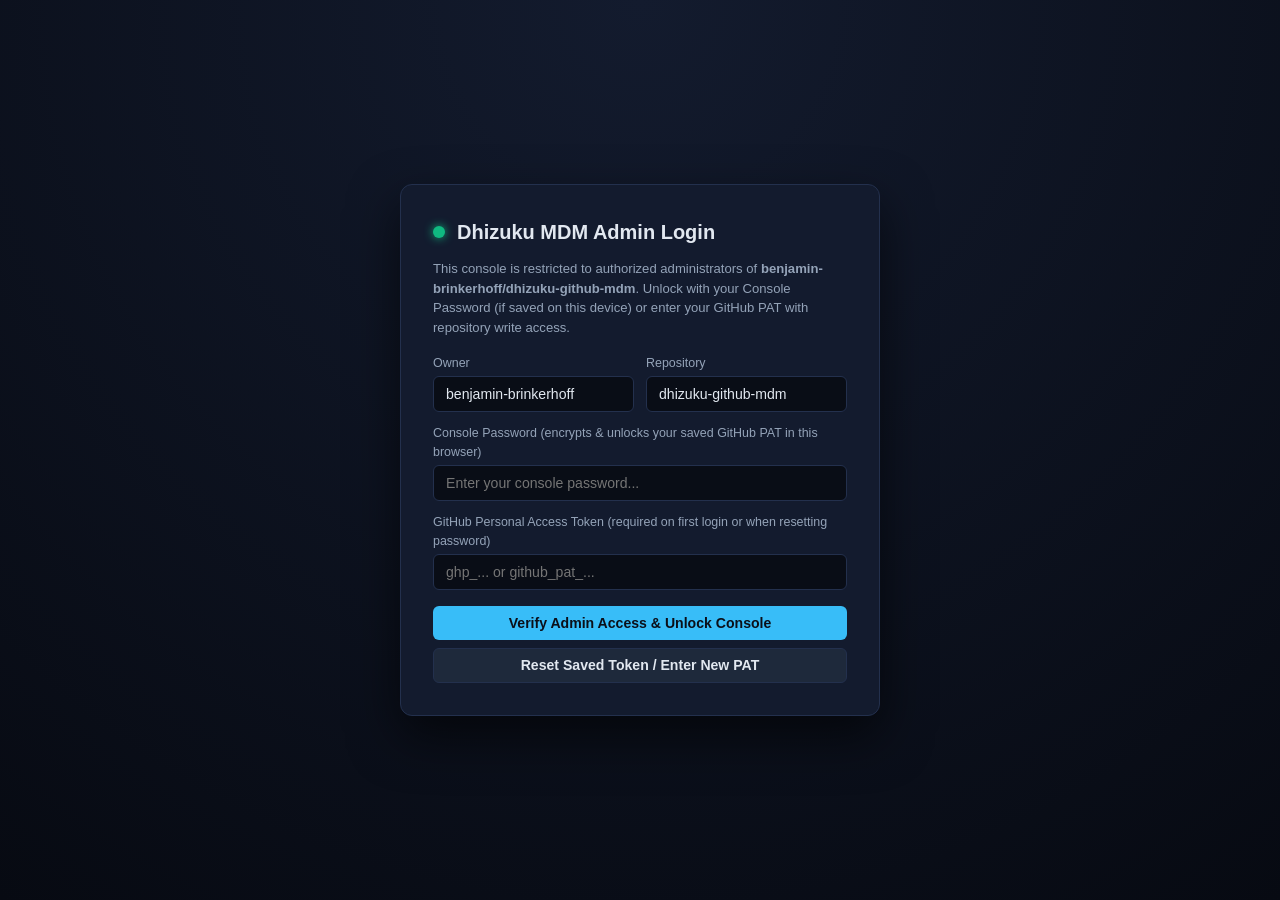
<file: index.html>
<!DOCTYPE html>
<html lang="en">
<head>
  <meta charset="UTF-8" />
  <meta name="viewport" content="width=device-width, initial-scale=1.0" />
  <title>Dhizuku GitOps MDM Console</title>
  <link rel="stylesheet" href="styles.css" />
</head>
<body>
  <!-- Password & GitHub Admin Verification Lock Screen -->
  <div id="lockScreenOverlay" class="lock-overlay">
    <div class="lock-card">
      <div class="lock-header">
        <span class="badge-dot"></span>
        <h1>Dhizuku MDM Admin Login</h1>
      </div>
      <p class="hint">
        This console is restricted to authorized administrators of <strong>benjamin-brinkerhoff/dhizuku-github-mdm</strong>.
        Unlock with your Console Password (if saved on this device) or enter your GitHub PAT with repository write access.
      </p>

      <div class="lock-form">
        <div class="grid-2-compact">
          <label>
            <span>Owner</span>
            <input type="text" id="lockOwner" value="benjamin-brinkerhoff" />
          </label>
          <label>
            <span>Repository</span>
            <input type="text" id="lockRepo" value="dhizuku-github-mdm" />
          </label>
        </div>

        <label class="block-label">
          <span>Console Password (encrypts &amp; unlocks your saved GitHub PAT in this browser)</span>
          <input type="password" id="lockPassword" placeholder="Enter your console password..." />
        </label>

        <label class="block-label" id="patSetupRow">
          <span>GitHub Personal Access Token (required on first login or when resetting password)</span>
          <input type="password" id="lockPat" placeholder="ghp_... or github_pat_..." />
        </label>

        <div id="lockError" class="lock-error hidden"></div>

        <button id="btnUnlockConsole" class="btn btn-primary full-width" style="margin-top: 1rem;">
          Verify Admin Access &amp; Unlock Console
        </button>
        <button id="btnClearSavedVault" class="btn btn-secondary full-width" style="margin-top: 0.5rem;">
          Reset Saved Token / Enter New PAT
        </button>
      </div>
    </div>
  </div>

  <!-- Main Console (Hidden Until Unlocked) -->
  <div id="consoleWrapper" class="hidden">
    <header class="topbar">
      <div class="brand">
        <span class="badge-dot" id="statusDot"></span>
        <div>
          <h1>Dhizuku GitOps MDM Console</h1>
          <p class="subtitle">Serverless Over-The-Air Android Device Owner Control Plane (Authenticated Admin Session)</p>
        </div>
      </div>
      <div class="actions">
        <button id="btnLoadPolicy" class="btn btn-secondary">Load Live Policy &amp; Apps</button>
        <button id="btnCommitPolicy" class="btn btn-primary">Commit &amp; Push Policy</button>
        <button id="btnLockConsole" class="btn btn-danger">Lock Console</button>
      </div>
    </header>

    <main class="container">
      <!-- 1. Connection Header -->
      <section class="card connection-card">
        <h2>1. GitHub Repository &amp; Auth Connection</h2>
        <p class="hint">Verified write access to <code>policy.json</code>, <code>device_state.json</code>, and <code>apks/*.apk</code> via the GitHub REST API.</p>
        <div class="grid-4">
          <label>
            <span>Owner</span>
            <input type="text" id="ghOwner" value="benjamin-brinkerhoff" />
          </label>
          <label>
            <span>Repository</span>
            <input type="text" id="ghRepo" value="dhizuku-github-mdm" />
          </label>
          <label>
            <span>Branch</span>
            <input type="text" id="ghBranch" value="main" />
          </label>
          <label>
            <span>Active GitHub PAT (Unlocked in Memory)</span>
            <input type="password" id="ghToken" placeholder="ghp_... or github_pat_..." />
          </label>
        </div>
        <div class="status-banner" id="statusBanner">Authenticated. Loading policy manifest and installed app inventory...</div>
      </section>

      <!-- 2. Device Telemetry & Installed App Explorer -->
      <section class="card">
        <div class="card-header-row">
          <div>
            <h2>2. Live Device Telemetry &amp; Installed App Explorer (device_state.json)</h2>
            <p class="hint">Reported automatically by the Android phone every 15 minutes during background sync. Click <strong>Hide</strong>, <strong>Unhide</strong>, <strong>Uninstall</strong>, or <strong>+ Kiosk</strong> on any app to populate your policy draft.</p>
          </div>
          <div class="telemetry-badges" id="telemetryBadges">
            <span class="badge-pill" id="badgeDevice">Device: Waiting for phone check-in...</span>
            <span class="badge-pill" id="badgeBattery">Battery: --%</span>
            <span class="badge-pill" id="badgeSync">Last Sync: --</span>
          </div>
        </div>

        <div class="app-filter-bar">
          <input type="text" id="appSearchInput" placeholder="Filter installed apps by label or package name (e.g. Chrome, Settings, lds)..." />
          <label class="filter-check"><input type="checkbox" id="checkShowSystemApps" /> Show System Apps</label>
          <label class="filter-check"><input type="checkbox" id="checkOnlyHiddenApps" /> Only Hidden Apps</label>
        </div>

        <div class="app-table-wrapper">
          <table class="app-table" id="installedAppsTable">
            <thead>
              <tr>
                <th>App Name &amp; Package</th>
                <th>Version</th>
                <th>Type &amp; Status</th>
                <th style="text-align: right;">1-Click Remote Actions</th>
              </tr>
            </thead>
            <tbody id="installedAppsBody">
              <tr>
                <td colspan="4" class="empty-state">No installed apps loaded yet. Click "Load Live Policy &amp; Apps" or ensure the phone has run a sync.</td>
              </tr>
            </tbody>
          </table>
        </div>
      </section>

      <!-- 3. Policy Controls -->
      <div class="grid-2">
        <section class="card">
          <h2>3. System User Restrictions (UserManager)</h2>
          <p class="hint">Enforced via <code>DevicePolicyManager.addUserRestriction()</code> / <code>clearUserRestriction()</code> through Dhizuku's Device Owner binder proxy.</p>
          <div class="toggle-list" id="restrictionsList">
            <label class="toggle-row">
              <div>
                <strong>Disallow Camera</strong>
                <small><code>no_camera</code> (DISALLOW_CAMERA + setCameraDisabled)</small>
              </div>
              <input type="checkbox" data-restriction="no_camera" />
            </label>
            <label class="toggle-row">
              <div>
                <strong>Disallow USB File Transfer</strong>
                <small><code>no_usb_file_transfer</code> (DISALLOW_USB_FILE_TRANSFER)</small>
              </div>
              <input type="checkbox" data-restriction="no_usb_file_transfer" />
            </label>
            <label class="toggle-row">
              <div>
                <strong>Disallow Physical Media / OTG</strong>
                <small><code>no_mount_physical_media</code> (DISALLOW_MOUNT_PHYSICAL_MEDIA)</small>
              </div>
              <input type="checkbox" data-restriction="no_mount_physical_media" />
            </label>
            <label class="toggle-row">
              <div>
                <strong>Disallow Safe Mode Boot</strong>
                <small><code>no_safe_boot</code> (DISALLOW_SAFE_BOOT)</small>
              </div>
              <input type="checkbox" data-restriction="no_safe_boot" checked />
            </label>
            <label class="toggle-row">
              <div>
                <strong>Disallow Factory Reset</strong>
                <small><code>no_factory_reset</code> (DISALLOW_FACTORY_RESET)</small>
              </div>
              <input type="checkbox" data-restriction="no_factory_reset" checked />
            </label>
            <label class="toggle-row">
              <div>
                <strong>Disallow ADB / Debugging Features</strong>
                <small><code>no_debugging_features</code> (DISALLOW_DEBUGGING_FEATURES)</small>
              </div>
              <input type="checkbox" data-restriction="no_debugging_features" />
            </label>
            <label class="toggle-row">
              <div>
                <strong>Disallow Unknown App Sources</strong>
                <small><code>no_install_unknown_sources</code> (DISALLOW_INSTALL_UNKNOWN_SOURCES)</small>
              </div>
              <input type="checkbox" data-restriction="no_install_unknown_sources" />
            </label>
            <label class="toggle-row">
              <div>
                <strong>Disallow Adding Users / Guest Profiles</strong>
                <small><code>no_add_user</code> (DISALLOW_ADD_USER)</small>
              </div>
              <input type="checkbox" data-restriction="no_add_user" checked />
            </label>
          </div>
        </section>

        <section class="card">
          <h2>4. Active Policy Staging (Hide, Unhide &amp; Uninstall)</h2>
          <p class="hint">Manual package entry or populated from the <strong>Installed App Explorer</strong> above.</p>
          <div class="input-row">
            <input type="text" id="pkgInput" placeholder="e.g. com.android.chrome or com.example.app" />
            <button id="btnAddHiddenPkg" class="btn btn-secondary">Hide / Freeze</button>
            <button id="btnAddUninstallPkg" class="btn btn-danger">Uninstall App</button>
          </div>
          <div class="preset-chips">
            <span class="chip-label">Quick Presets:</span>
            <button class="chip" data-pkg="com.android.chrome">Chrome</button>
            <button class="chip" data-pkg="com.google.android.youtube">YouTube</button>
            <button class="chip" data-pkg="com.android.vending">Play Store</button>
            <button class="chip" data-pkg="com.sec.android.app.sbrowser">Samsung Internet</button>
          </div>
          <h3>Currently Hidden (`hide_apps`)</h3>
          <ul id="hiddenAppsList" class="tag-list"></ul>
          <h3>Explicitly Unhidden (`unhide_apps`)</h3>
          <ul id="unhiddenAppsList" class="tag-list"></ul>
          <h3>Queued for Silent Remote Uninstall (`uninstall_apps`)</h3>
          <ul id="uninstallAppsList" class="tag-list"></ul>
        </section>
      </div>

      <!-- 4. APK Upload & Commands -->
      <div class="grid-2">
        <section class="card">
          <h2>5. Over-The-Air APK Push &amp; Kiosk Mode</h2>
          <h3>Push Local <code>.apk</code> File from Computer</h3>
          <p class="hint">Select a local <code>.apk</code> file to upload it directly to <code>apks/</code> in your GitHub repo and queue it in <code>install_apks</code>—or paste any direct APK URL below.</p>
          <div class="grid-3">
            <input type="text" id="apkPkg" placeholder="Package (com.example.app)" />
            <input type="text" id="apkUrl" placeholder="https://.../app.apk (or auto-filled on upload)" />
            <input type="number" id="apkVer" placeholder="Ver Code (1)" value="1" />
          </div>
          <div class="input-row" style="margin-top: 0.5rem;">
            <input type="file" id="apkFileInput" accept=".apk" style="flex: 1;" />
            <button id="btnUploadApkFile" class="btn btn-primary">Upload .apk to GitHub &amp; Queue</button>
          </div>
          <button id="btnAddApk" class="btn btn-secondary full-width" style="margin-top: 0.35rem;">Queue APK from URL Only</button>
          <h3>Silent APK Install Queue (`install_apks`)</h3>
          <ul id="apkQueueList" class="tag-list"></ul>

          <hr class="sep" />
          <h3>Kiosk / Lock Task Mode</h3>
          <label class="toggle-row">
            <div>
              <strong>Enable Lock Task Allowlist Enforcement</strong>
              <small>Applies <code>setLockTaskPackages()</code> &amp; <code>setLockTaskFeatures()</code></small>
            </div>
            <input type="checkbox" id="kioskEnabled" />
          </label>
          <label class="block-label">
            <span>Lock Task Allowlisted Packages (comma-separated)</span>
            <input type="text" id="kioskPackages" value="com.mdm.dhizuku, org.lds.ldssa" />
          </label>
          <div class="feature-checks">
            <label><input type="checkbox" class="kiosk-feat" value="system_info" checked /> System Info</label>
            <label><input type="checkbox" class="kiosk-feat" value="notifications" checked /> Notifications</label>
            <label><input type="checkbox" class="kiosk-feat" value="home" checked /> Home</label>
            <label><input type="checkbox" class="kiosk-feat" value="global_actions" checked /> Global Actions</label>
          </div>
        </section>

        <section class="card">
          <h2>6. One-Shot Remote Commands &amp; Live JSON</h2>
          <p class="hint">One-shot commands generate a unique <code>command_id</code> so the Android device executes them only once upon polling.</p>
          <div class="cmd-buttons">
            <button id="btnLockNow" class="btn btn-warn">Queue Remote Lock (lockNow)</button>
            <button id="btnReboot" class="btn btn-danger">Queue Remote Reboot (reboot)</button>
            <button id="btnClearCmds" class="btn btn-secondary">Clear Pending Commands</button>
          </div>
          <label class="block-label">
            <span>Live <code>policy.json</code> Payload</span>
            <textarea id="jsonPreview" rows="16" spellcheck="false"></textarea>
          </label>
        </section>
      </div>
    </main>
  </div>
  <script src="app.js"></script>
</body>
</html>
</file>
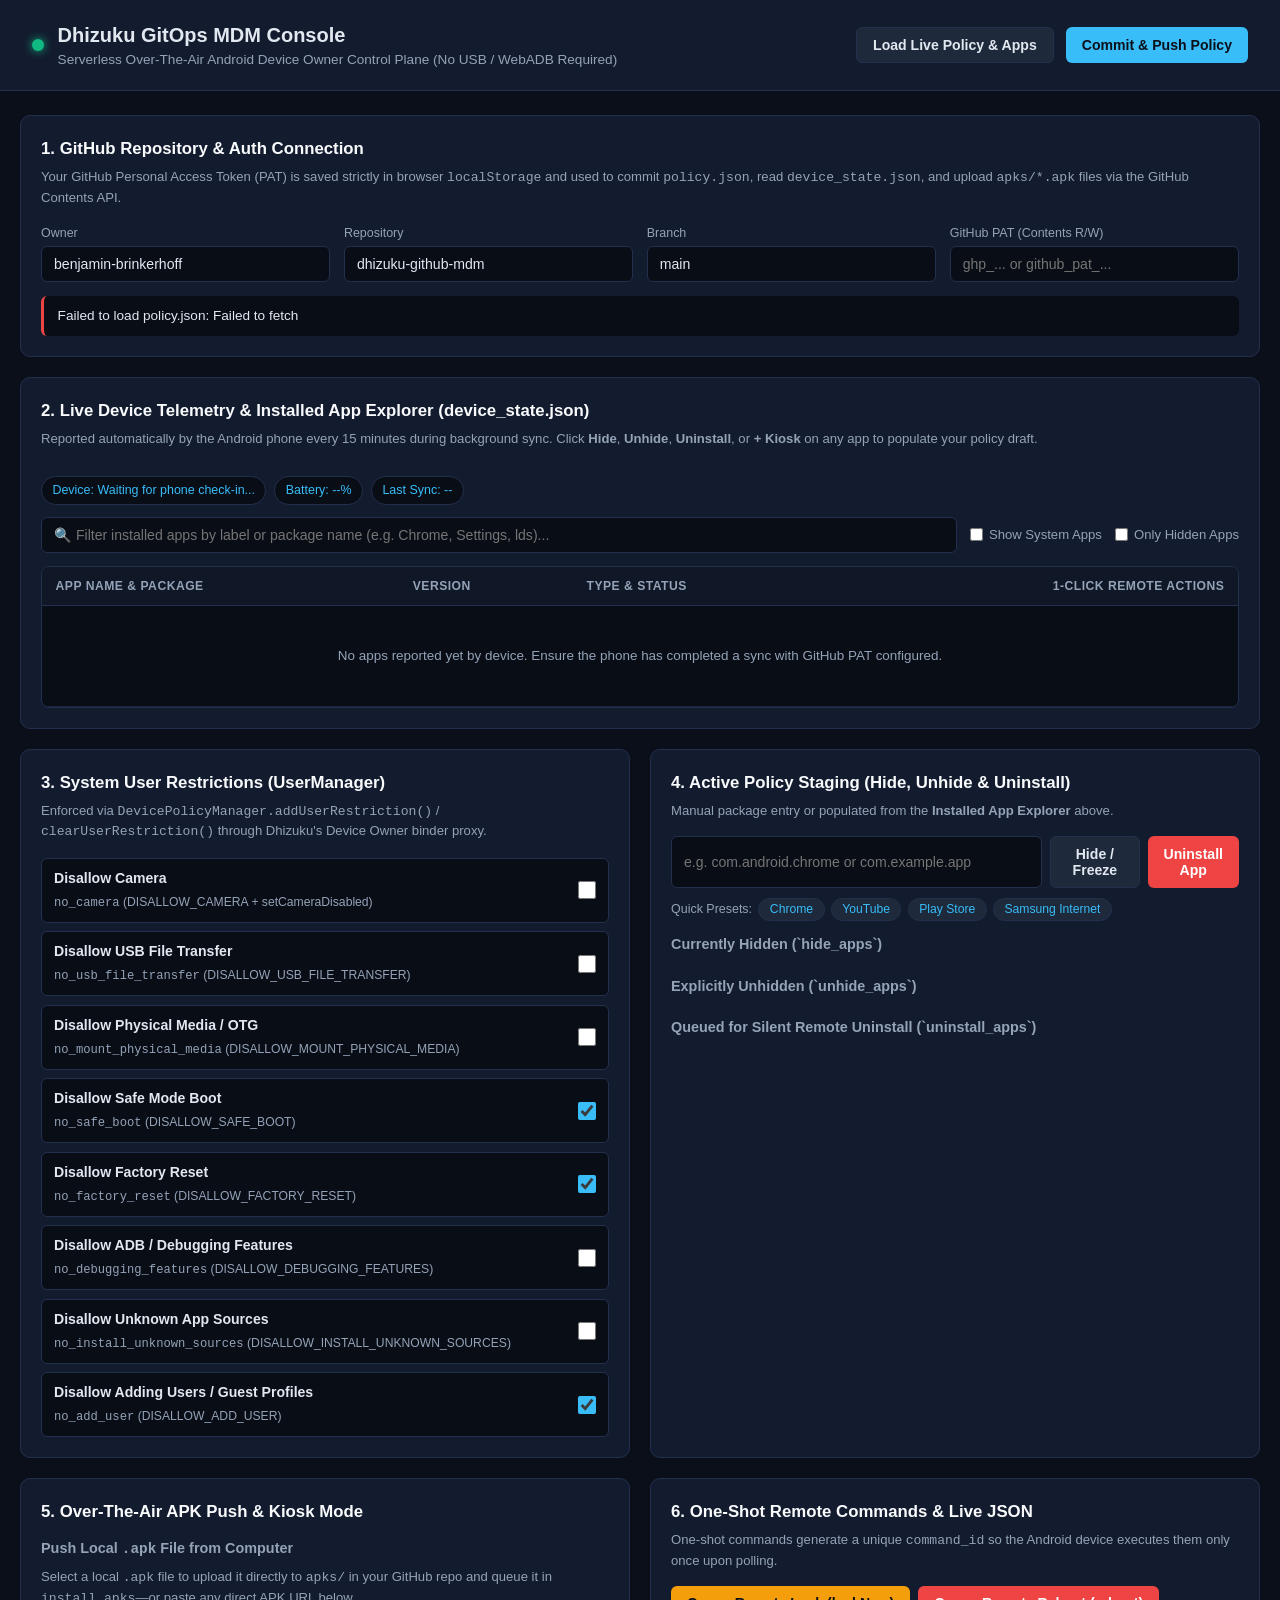
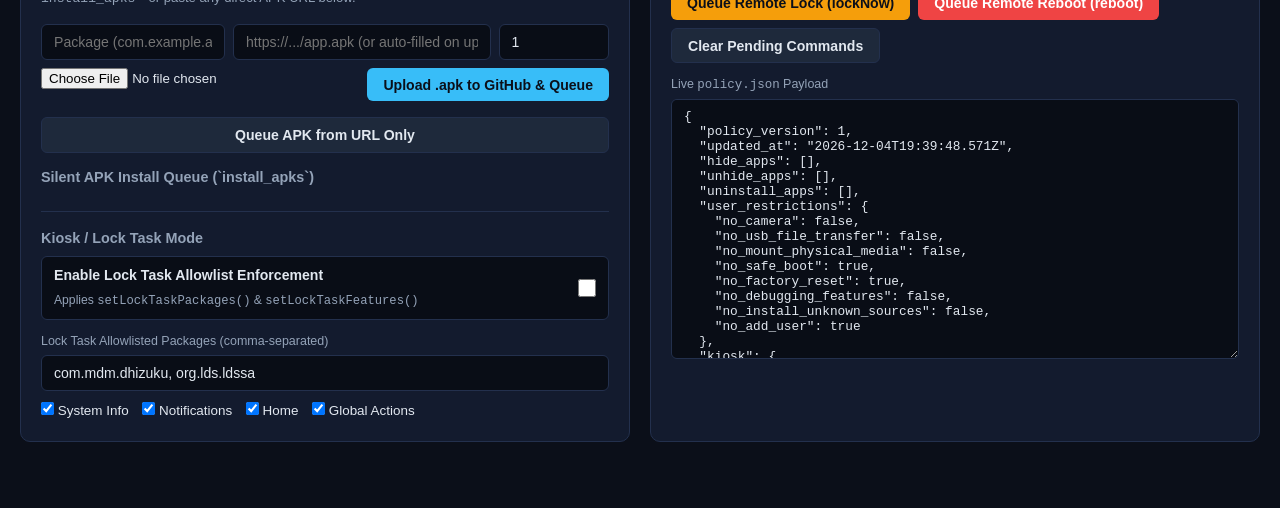
<file: docs/index.html>
<!DOCTYPE html>
<html lang="en">
<head>
  <meta charset="UTF-8" />
  <meta name="viewport" content="width=device-width, initial-scale=1.0" />
  <title>Dhizuku GitOps MDM Console</title>
  <link rel="stylesheet" href="styles.css" />
</head>
<body>
  <header class="topbar">
    <div class="brand">
      <span class="badge-dot" id="statusDot"></span>
      <div>
        <h1>Dhizuku GitOps MDM Console</h1>
        <p class="subtitle">Serverless Over-The-Air Android Device Owner Control Plane (No USB / WebADB Required)</p>
      </div>
    </div>
    <div class="actions">
      <button id="btnLoadPolicy" class="btn btn-secondary">Load Live Policy &amp; Apps</button>
      <button id="btnCommitPolicy" class="btn btn-primary">Commit &amp; Push Policy</button>
    </div>
  </header>

  <main class="container">
    <!-- 1. Connection Header -->
    <section class="card connection-card">
      <h2>1. GitHub Repository &amp; Auth Connection</h2>
      <p class="hint">Your GitHub Personal Access Token (PAT) is saved strictly in browser <code>localStorage</code> and used to commit <code>policy.json</code>, read <code>device_state.json</code>, and upload <code>apks/*.apk</code> files via the GitHub Contents API.</p>
      <div class="grid-4">
        <label>
          <span>Owner</span>
          <input type="text" id="ghOwner" value="benjamin-brinkerhoff" />
        </label>
        <label>
          <span>Repository</span>
          <input type="text" id="ghRepo" value="dhizuku-github-mdm" />
        </label>
        <label>
          <span>Branch</span>
          <input type="text" id="ghBranch" value="main" />
        </label>
        <label>
          <span>GitHub PAT (Contents R/W)</span>
          <input type="password" id="ghToken" placeholder="ghp_... or github_pat_..." />
        </label>
      </div>
      <div class="status-banner" id="statusBanner">Ready. Click "Load Live Policy &amp; Apps" to fetch policy manifest and installed app inventory from the phone.</div>
    </section>

    <!-- 2. Device Telemetry & Installed App Explorer -->
    <section class="card">
      <div class="card-header-row">
        <div>
          <h2>2. Live Device Telemetry &amp; Installed App Explorer (device_state.json)</h2>
          <p class="hint">Reported automatically by the Android phone every 15 minutes during background sync. Click <strong>Hide</strong>, <strong>Unhide</strong>, <strong>Uninstall</strong>, or <strong>+ Kiosk</strong> on any app to populate your policy draft.</p>
        </div>
        <div class="telemetry-badges" id="telemetryBadges">
          <span class="badge-pill" id="badgeDevice">Device: Waiting for phone check-in...</span>
          <span class="badge-pill" id="badgeBattery">Battery: --%</span>
          <span class="badge-pill" id="badgeSync">Last Sync: --</span>
        </div>
      </div>

      <div class="app-filter-bar">
        <input type="text" id="appSearchInput" placeholder="🔍 Filter installed apps by label or package name (e.g. Chrome, Settings, lds)..." />
        <label class="filter-check"><input type="checkbox" id="checkShowSystemApps" /> Show System Apps</label>
        <label class="filter-check"><input type="checkbox" id="checkOnlyHiddenApps" /> Only Hidden Apps</label>
      </div>

      <div class="app-table-wrapper">
        <table class="app-table" id="installedAppsTable">
          <thead>
            <tr>
              <th>App Name &amp; Package</th>
              <th>Version</th>
              <th>Type &amp; Status</th>
              <th style="text-align: right;">1-Click Remote Actions</th>
            </tr>
          </thead>
          <tbody id="installedAppsBody">
            <tr>
              <td colspan="4" class="empty-state">No installed apps loaded yet. Enter your GitHub PAT, click "Load Live Policy &amp; Apps", or ensure the phone has run a sync.</td>
            </tr>
          </tbody>
        </table>
      </div>
    </section>

    <!-- 3. Policy Controls -->
    <div class="grid-2">
      <section class="card">
        <h2>3. System User Restrictions (UserManager)</h2>
        <p class="hint">Enforced via <code>DevicePolicyManager.addUserRestriction()</code> / <code>clearUserRestriction()</code> through Dhizuku's Device Owner binder proxy.</p>
        <div class="toggle-list" id="restrictionsList">
          <label class="toggle-row">
            <div>
              <strong>Disallow Camera</strong>
              <small><code>no_camera</code> (DISALLOW_CAMERA + setCameraDisabled)</small>
            </div>
            <input type="checkbox" data-restriction="no_camera" />
          </label>
          <label class="toggle-row">
            <div>
              <strong>Disallow USB File Transfer</strong>
              <small><code>no_usb_file_transfer</code> (DISALLOW_USB_FILE_TRANSFER)</small>
            </div>
            <input type="checkbox" data-restriction="no_usb_file_transfer" />
          </label>
          <label class="toggle-row">
            <div>
              <strong>Disallow Physical Media / OTG</strong>
              <small><code>no_mount_physical_media</code> (DISALLOW_MOUNT_PHYSICAL_MEDIA)</small>
            </div>
            <input type="checkbox" data-restriction="no_mount_physical_media" />
          </label>
          <label class="toggle-row">
            <div>
              <strong>Disallow Safe Mode Boot</strong>
              <small><code>no_safe_boot</code> (DISALLOW_SAFE_BOOT)</small>
            </div>
            <input type="checkbox" data-restriction="no_safe_boot" checked />
          </label>
          <label class="toggle-row">
            <div>
              <strong>Disallow Factory Reset</strong>
              <small><code>no_factory_reset</code> (DISALLOW_FACTORY_RESET)</small>
            </div>
            <input type="checkbox" data-restriction="no_factory_reset" checked />
          </label>
          <label class="toggle-row">
            <div>
              <strong>Disallow ADB / Debugging Features</strong>
              <small><code>no_debugging_features</code> (DISALLOW_DEBUGGING_FEATURES)</small>
            </div>
            <input type="checkbox" data-restriction="no_debugging_features" />
          </label>
          <label class="toggle-row">
            <div>
              <strong>Disallow Unknown App Sources</strong>
              <small><code>no_install_unknown_sources</code> (DISALLOW_INSTALL_UNKNOWN_SOURCES)</small>
            </div>
            <input type="checkbox" data-restriction="no_install_unknown_sources" />
          </label>
          <label class="toggle-row">
            <div>
              <strong>Disallow Adding Users / Guest Profiles</strong>
              <small><code>no_add_user</code> (DISALLOW_ADD_USER)</small>
            </div>
            <input type="checkbox" data-restriction="no_add_user" checked />
          </label>
        </div>
      </section>

      <section class="card">
        <h2>4. Active Policy Staging (Hide, Unhide &amp; Uninstall)</h2>
        <p class="hint">Manual package entry or populated from the <strong>Installed App Explorer</strong> above.</p>
        <div class="input-row">
          <input type="text" id="pkgInput" placeholder="e.g. com.android.chrome or com.example.app" />
          <button id="btnAddHiddenPkg" class="btn btn-secondary">Hide / Freeze</button>
          <button id="btnAddUninstallPkg" class="btn btn-danger">Uninstall App</button>
        </div>
        <div class="preset-chips">
          <span class="chip-label">Quick Presets:</span>
          <button class="chip" data-pkg="com.android.chrome">Chrome</button>
          <button class="chip" data-pkg="com.google.android.youtube">YouTube</button>
          <button class="chip" data-pkg="com.android.vending">Play Store</button>
          <button class="chip" data-pkg="com.sec.android.app.sbrowser">Samsung Internet</button>
        </div>
        <h3>Currently Hidden (`hide_apps`)</h3>
        <ul id="hiddenAppsList" class="tag-list"></ul>
        <h3>Explicitly Unhidden (`unhide_apps`)</h3>
        <ul id="unhiddenAppsList" class="tag-list"></ul>
        <h3>Queued for Silent Remote Uninstall (`uninstall_apps`)</h3>
        <ul id="uninstallAppsList" class="tag-list"></ul>
      </section>
    </div>

    <!-- 4. APK Upload & Commands -->
    <div class="grid-2">
      <section class="card">
        <h2>5. Over-The-Air APK Push &amp; Kiosk Mode</h2>
        <h3>Push Local <code>.apk</code> File from Computer</h3>
        <p class="hint">Select a local <code>.apk</code> file to upload it directly to <code>apks/</code> in your GitHub repo and queue it in <code>install_apks</code>—or paste any direct APK URL below.</p>
        <div class="grid-3">
          <input type="text" id="apkPkg" placeholder="Package (com.example.app)" />
          <input type="text" id="apkUrl" placeholder="https://.../app.apk (or auto-filled on upload)" />
          <input type="number" id="apkVer" placeholder="Ver Code (1)" value="1" />
        </div>
        <div class="input-row" style="margin-top: 0.5rem;">
          <input type="file" id="apkFileInput" accept=".apk" style="flex: 1;" />
          <button id="btnUploadApkFile" class="btn btn-primary">Upload .apk to GitHub &amp; Queue</button>
        </div>
        <button id="btnAddApk" class="btn btn-secondary full-width" style="margin-top: 0.35rem;">Queue APK from URL Only</button>
        <h3>Silent APK Install Queue (`install_apks`)</h3>
        <ul id="apkQueueList" class="tag-list"></ul>

        <hr class="sep" />
        <h3>Kiosk / Lock Task Mode</h3>
        <label class="toggle-row">
          <div>
            <strong>Enable Lock Task Allowlist Enforcement</strong>
            <small>Applies <code>setLockTaskPackages()</code> &amp; <code>setLockTaskFeatures()</code></small>
          </div>
          <input type="checkbox" id="kioskEnabled" />
        </label>
        <label class="block-label">
          <span>Lock Task Allowlisted Packages (comma-separated)</span>
          <input type="text" id="kioskPackages" value="com.mdm.dhizuku, org.lds.ldssa" />
        </label>
        <div class="feature-checks">
          <label><input type="checkbox" class="kiosk-feat" value="system_info" checked /> System Info</label>
          <label><input type="checkbox" class="kiosk-feat" value="notifications" checked /> Notifications</label>
          <label><input type="checkbox" class="kiosk-feat" value="home" checked /> Home</label>
          <label><input type="checkbox" class="kiosk-feat" value="global_actions" checked /> Global Actions</label>
        </div>
      </section>

      <section class="card">
        <h2>6. One-Shot Remote Commands &amp; Live JSON</h2>
        <p class="hint">One-shot commands generate a unique <code>command_id</code> so the Android device executes them only once upon polling.</p>
        <div class="cmd-buttons">
          <button id="btnLockNow" class="btn btn-warn">Queue Remote Lock (lockNow)</button>
          <button id="btnReboot" class="btn btn-danger">Queue Remote Reboot (reboot)</button>
          <button id="btnClearCmds" class="btn btn-secondary">Clear Pending Commands</button>
        </div>
        <label class="block-label">
          <span>Live <code>policy.json</code> Payload</span>
          <textarea id="jsonPreview" rows="16" spellcheck="false"></textarea>
        </label>
      </section>
    </div>
  </main>
  <script src="app.js"></script>
</body>
</html>
</file>
<file: styles.css>
:root {
  --bg: #0b0f19;
  --panel: #131b2e;
  --border: #23304d;
  --text: #e2e8f0;
  --muted: #94a3b8;
  --accent: #38bdf8;
  --accent-hover: #0284c7;
  --warn: #f59e0b;
  --danger: #ef4444;
  --success: #10b981;
}
* {
  box-sizing: border-box;
  margin: 0;
  padding: 0;
}
body {
  font-family: -apple-system, BlinkMacSystemFont, "Segoe UI", Roboto, Inter, sans-serif;
  background: var(--bg);
  color: var(--text);
  line-height: 1.5;
  padding-bottom: 3rem;
}
.hidden {
  display: none !important;
}
.lock-overlay {
  position: fixed;
  inset: 0;
  background: radial-gradient(circle at top, #131b2e 0%, #070a12 100%);
  display: flex;
  align-items: center;
  justify-content: center;
  padding: 1.5rem;
  z-index: 100;
}
.lock-card {
  width: 100%;
  max-width: 480px;
  background: var(--panel);
  border: 1px solid var(--border);
  border-radius: 12px;
  padding: 2rem;
  box-shadow: 0 20px 50px rgba(0, 0, 0, 0.6);
}
.lock-header {
  display: flex;
  align-items: center;
  gap: 0.75rem;
  margin-bottom: 0.75rem;
}
.grid-2-compact {
  display: grid;
  grid-template-columns: 1fr 1fr;
  gap: 0.75rem;
}
.lock-error {
  margin-top: 0.85rem;
  padding: 0.6rem 0.85rem;
  background: rgba(239, 68, 68, 0.12);
  border: 1px solid var(--danger);
  color: #fca5a5;
  border-radius: 6px;
  font-size: 0.82rem;
}
.topbar {
  display: flex;
  justify-content: space-between;
  align-items: center;
  padding: 1.25rem 2rem;
  background: var(--panel);
  border-bottom: 1px solid var(--border);
  position: sticky;
  top: 0;
  z-index: 10;
}
.brand {
  display: flex;
  align-items: center;
  gap: 0.85rem;
}
.badge-dot {
  width: 12px;
  height: 12px;
  border-radius: 50%;
  background: var(--success);
  box-shadow: 0 0 10px var(--success);
}
h1 {
  font-size: 1.25rem;
  font-weight: 700;
}
.subtitle {
  font-size: 0.85rem;
  color: var(--muted);
}
.actions {
  display: flex;
  gap: 0.75rem;
}
.container {
  max-width: 1280px;
  margin: 1.5rem auto;
  padding: 0 1.25rem;
  display: flex;
  flex-direction: column;
  gap: 1.25rem;
}
.card {
  background: var(--panel);
  border: 1px solid var(--border);
  border-radius: 10px;
  padding: 1.25rem;
}
.card-header-row {
  display: flex;
  justify-content: space-between;
  align-items: flex-start;
  flex-wrap: wrap;
  gap: 0.75rem;
  margin-bottom: 0.75rem;
}
.telemetry-badges {
  display: flex;
  flex-wrap: wrap;
  gap: 0.5rem;
}
.badge-pill {
  background: #090d16;
  border: 1px solid var(--border);
  color: var(--accent);
  padding: 0.25rem 0.65rem;
  border-radius: 999px;
  font-size: 0.78rem;
  font-weight: 500;
}
.app-filter-bar {
  display: flex;
  flex-wrap: wrap;
  gap: 0.85rem;
  align-items: center;
  margin-bottom: 0.85rem;
}
.app-filter-bar input[type="text"] {
  flex: 1;
  min-width: 260px;
}
.filter-check {
  font-size: 0.82rem;
  color: var(--muted);
  display: flex;
  align-items: center;
  gap: 0.35rem;
  cursor: pointer;
}
.app-table-wrapper {
  max-height: 380px;
  overflow-y: auto;
  border: 1px solid var(--border);
  border-radius: 8px;
  background: #090d16;
}
.app-table {
  width: 100%;
  border-collapse: collapse;
  font-size: 0.84rem;
}
.app-table th {
  position: sticky;
  top: 0;
  background: #101726;
  color: var(--muted);
  text-align: left;
  padding: 0.6rem 0.85rem;
  font-weight: 600;
  font-size: 0.76rem;
  text-transform: uppercase;
  letter-spacing: 0.04em;
  border-bottom: 1px solid var(--border);
}
.app-table td {
  padding: 0.55rem 0.85rem;
  border-bottom: 1px solid #1a243a;
  vertical-align: middle;
}
.app-table tr:hover {
  background: #111a2f;
}
.app-info {
  display: flex;
  align-items: center;
  gap: 0.65rem;
}
.app-icon-badge {
  width: 32px;
  height: 32px;
  border-radius: 6px;
  background: #1e293b;
  color: var(--accent);
  display: flex;
  align-items: center;
  justify-content: center;
  font-weight: 700;
  font-size: 0.85rem;
  border: 1px solid var(--border);
}
.app-title {
  display: block;
  font-size: 0.86rem;
  color: #f8fafc;
}
.app-pkg {
  font-family: monospace;
  font-size: 0.74rem;
  color: var(--muted);
}
.app-ver {
  font-family: monospace;
  font-size: 0.78rem;
  color: var(--muted);
}
.pill {
  display: inline-block;
  padding: 0.15rem 0.5rem;
  border-radius: 4px;
  font-size: 0.72rem;
  font-weight: 600;
  margin-right: 0.25rem;
}
.pill-system {
  background: #1e293b;
  color: #cbd5e1;
}
.pill-user {
  background: #064e3b;
  color: #6ee7b7;
}
.pill-hidden {
  background: #78350f;
  color: #fde68a;
}
.pill-visible {
  background: #1e293b;
  color: var(--muted);
}
.pill-danger {
  background: #7f1d1d;
  color: #fca5a5;
}
.pill-accent {
  background: #0369a1;
  color: #bae6fd;
}
.row-actions {
  display: flex;
  justify-content: flex-end;
  gap: 0.35rem;
}
.btn-xs {
  border: none;
  border-radius: 4px;
  padding: 0.25rem 0.55rem;
  font-size: 0.74rem;
  font-weight: 600;
  cursor: pointer;
}
.empty-state {
  text-align: center;
  padding: 2.5rem 1rem !important;
  color: var(--muted);
}
h2 {
  font-size: 1.05rem;
  margin-bottom: 0.35rem;
  color: #f8fafc;
}
h3 {
  font-size: 0.9rem;
  margin: 0.85rem 0 0.4rem;
  color: var(--muted);
}
.hint {
  font-size: 0.82rem;
  color: var(--muted);
  margin-bottom: 1rem;
}
.grid-4 {
  display: grid;
  grid-template-columns: repeat(auto-fit, minmax(200px, 1fr));
  gap: 0.85rem;
}
.grid-3 {
  display: grid;
  grid-template-columns: 1fr 1.4fr 0.6fr;
  gap: 0.5rem;
  margin-bottom: 0.5rem;
}
.grid-2 {
  display: grid;
  grid-template-columns: repeat(auto-fit, minmax(460px, 1fr));
  gap: 1.25rem;
}
label span {
  display: block;
  font-size: 0.78rem;
  color: var(--muted);
  margin-bottom: 0.25rem;
}
input[type="text"],
input[type="password"],
input[type="number"],
textarea {
  width: 100%;
  background: #090d16;
  border: 1px solid var(--border);
  color: var(--text);
  padding: 0.55rem 0.75rem;
  border-radius: 6px;
  font-size: 0.88rem;
  font-family: inherit;
}
textarea {
  font-family: "JetBrains Mono", "Fira Code", monospace;
  font-size: 0.8rem;
  resize: vertical;
}
.status-banner {
  margin-top: 0.9rem;
  padding: 0.6rem 0.85rem;
  border-radius: 6px;
  background: #090d16;
  border-left: 3px solid var(--accent);
  font-size: 0.85rem;
}
.btn {
  border: none;
  border-radius: 6px;
  padding: 0.55rem 1rem;
  font-size: 0.88rem;
  font-weight: 600;
  cursor: pointer;
  transition: opacity 0.15s;
}
.btn:hover {
  opacity: 0.9;
}
.btn-primary {
  background: var(--accent);
  color: #0b0f19;
}
.btn-secondary {
  background: #1e293b;
  color: var(--text);
  border: 1px solid var(--border);
}
.btn-warn {
  background: var(--warn);
  color: #0b0f19;
}
.btn-danger {
  background: var(--danger);
  color: #fff;
}
.full-width {
  width: 100%;
}
.toggle-list {
  display: flex;
  flex-direction: column;
  gap: 0.55rem;
}
.toggle-row {
  display: flex;
  justify-content: space-between;
  align-items: center;
  padding: 0.55rem 0.75rem;
  background: #090d16;
  border: 1px solid var(--border);
  border-radius: 6px;
  cursor: pointer;
}
.toggle-row strong {
  display: block;
  font-size: 0.88rem;
}
.toggle-row small {
  color: var(--muted);
  font-size: 0.76rem;
}
.toggle-row input[type="checkbox"] {
  width: 18px;
  height: 18px;
  accent-color: var(--accent);
}
.input-row {
  display: flex;
  gap: 0.5rem;
  margin-bottom: 0.65rem;
}
.preset-chips {
  display: flex;
  flex-wrap: wrap;
  gap: 0.4rem;
  align-items: center;
  margin-bottom: 0.75rem;
}
.chip-label {
  font-size: 0.78rem;
  color: var(--muted);
}
.chip {
  background: #1e293b;
  color: var(--accent);
  border: 1px solid var(--border);
  border-radius: 999px;
  padding: 0.2rem 0.65rem;
  font-size: 0.76rem;
  cursor: pointer;
}
.tag-list {
  list-style: none;
  display: flex;
  flex-direction: column;
  gap: 0.4rem;
  max-height: 180px;
  overflow-y: auto;
}
.tag-item {
  display: flex;
  justify-content: space-between;
  align-items: center;
  background: #090d16;
  border: 1px solid var(--border);
  padding: 0.4rem 0.7rem;
  border-radius: 6px;
  font-size: 0.84rem;
  font-family: monospace;
}
.tag-item button {
  background: transparent;
  border: 1px solid var(--border);
  color: var(--muted);
  border-radius: 4px;
  padding: 0.15rem 0.5rem;
  cursor: pointer;
  font-size: 0.75rem;
}
.block-label {
  display: block;
  margin-top: 0.75rem;
}
.feature-checks {
  display: flex;
  flex-wrap: wrap;
  gap: 0.85rem;
  margin-top: 0.65rem;
  font-size: 0.84rem;
}
.sep {
  border: none;
  border-top: 1px solid var(--border);
  margin: 1rem 0;
}
.cmd-buttons {
  display: flex;
  flex-wrap: wrap;
  gap: 0.5rem;
  margin-bottom: 0.75rem;
}
</file>
<file: docs/styles.css>
:root {
  --bg: #0b0f19;
  --panel: #131b2e;
  --border: #23304d;
  --text: #e2e8f0;
  --muted: #94a3b8;
  --accent: #38bdf8;
  --accent-hover: #0284c7;
  --warn: #f59e0b;
  --danger: #ef4444;
  --success: #10b981;
}
* {
  box-sizing: border-box;
  margin: 0;
  padding: 0;
}
body {
  font-family: -apple-system, BlinkMacSystemFont, "Segoe UI", Roboto, Inter, sans-serif;
  background: var(--bg);
  color: var(--text);
  line-height: 1.5;
  padding-bottom: 3rem;
}
.topbar {
  display: flex;
  justify-content: space-between;
  align-items: center;
  padding: 1.25rem 2rem;
  background: var(--panel);
  border-bottom: 1px solid var(--border);
  position: sticky;
  top: 0;
  z-index: 10;
}
.brand {
  display: flex;
  align-items: center;
  gap: 0.85rem;
}
.badge-dot {
  width: 12px;
  height: 12px;
  border-radius: 50%;
  background: var(--success);
  box-shadow: 0 0 10px var(--success);
}
h1 {
  font-size: 1.25rem;
  font-weight: 700;
}
.subtitle {
  font-size: 0.85rem;
  color: var(--muted);
}
.actions {
  display: flex;
  gap: 0.75rem;
}
.container {
  max-width: 1280px;
  margin: 1.5rem auto;
  padding: 0 1.25rem;
  display: flex;
  flex-direction: column;
  gap: 1.25rem;
}
.card {
  background: var(--panel);
  border: 1px solid var(--border);
  border-radius: 10px;
  padding: 1.25rem;
}
.card-header-row {
  display: flex;
  justify-content: space-between;
  align-items: flex-start;
  flex-wrap: wrap;
  gap: 0.75rem;
  margin-bottom: 0.75rem;
}
.telemetry-badges {
  display: flex;
  flex-wrap: wrap;
  gap: 0.5rem;
}
.badge-pill {
  background: #090d16;
  border: 1px solid var(--border);
  color: var(--accent);
  padding: 0.25rem 0.65rem;
  border-radius: 999px;
  font-size: 0.78rem;
  font-weight: 500;
}
.app-filter-bar {
  display: flex;
  flex-wrap: wrap;
  gap: 0.85rem;
  align-items: center;
  margin-bottom: 0.85rem;
}
.app-filter-bar input[type="text"] {
  flex: 1;
  min-width: 260px;
}
.filter-check {
  font-size: 0.82rem;
  color: var(--muted);
  display: flex;
  align-items: center;
  gap: 0.35rem;
  cursor: pointer;
}
.app-table-wrapper {
  max-height: 380px;
  overflow-y: auto;
  border: 1px solid var(--border);
  border-radius: 8px;
  background: #090d16;
}
.app-table {
  width: 100%;
  border-collapse: collapse;
  font-size: 0.84rem;
}
.app-table th {
  position: sticky;
  top: 0;
  background: #101726;
  color: var(--muted);
  text-align: left;
  padding: 0.6rem 0.85rem;
  font-weight: 600;
  font-size: 0.76rem;
  text-transform: uppercase;
  letter-spacing: 0.04em;
  border-bottom: 1px solid var(--border);
}
.app-table td {
  padding: 0.55rem 0.85rem;
  border-bottom: 1px solid #1a243a;
  vertical-align: middle;
}
.app-table tr:hover {
  background: #111a2f;
}
.app-info {
  display: flex;
  align-items: center;
  gap: 0.65rem;
}
.app-icon-badge {
  width: 32px;
  height: 32px;
  border-radius: 6px;
  background: #1e293b;
  color: var(--accent);
  display: flex;
  align-items: center;
  justify-content: center;
  font-weight: 700;
  font-size: 0.85rem;
  border: 1px solid var(--border);
}
.app-title {
  display: block;
  font-size: 0.86rem;
  color: #f8fafc;
}
.app-pkg {
  font-family: monospace;
  font-size: 0.74rem;
  color: var(--muted);
}
.app-ver {
  font-family: monospace;
  font-size: 0.78rem;
  color: var(--muted);
}
.pill {
  display: inline-block;
  padding: 0.15rem 0.5rem;
  border-radius: 4px;
  font-size: 0.72rem;
  font-weight: 600;
  margin-right: 0.25rem;
}
.pill-system {
  background: #1e293b;
  color: #cbd5e1;
}
.pill-user {
  background: #064e3b;
  color: #6ee7b7;
}
.pill-hidden {
  background: #78350f;
  color: #fde68a;
}
.pill-visible {
  background: #1e293b;
  color: var(--muted);
}
.pill-danger {
  background: #7f1d1d;
  color: #fca5a5;
}
.pill-accent {
  background: #0369a1;
  color: #bae6fd;
}
.row-actions {
  display: flex;
  justify-content: flex-end;
  gap: 0.35rem;
}
.btn-xs {
  border: none;
  border-radius: 4px;
  padding: 0.25rem 0.55rem;
  font-size: 0.74rem;
  font-weight: 600;
  cursor: pointer;
}
.empty-state {
  text-align: center;
  padding: 2.5rem 1rem !important;
  color: var(--muted);
}
h2 {
  font-size: 1.05rem;
  margin-bottom: 0.35rem;
  color: #f8fafc;
}
h3 {
  font-size: 0.9rem;
  margin: 0.85rem 0 0.4rem;
  color: var(--muted);
}
.hint {
  font-size: 0.82rem;
  color: var(--muted);
  margin-bottom: 1rem;
}
.grid-4 {
  display: grid;
  grid-template-columns: repeat(auto-fit, minmax(200px, 1fr));
  gap: 0.85rem;
}
.grid-3 {
  display: grid;
  grid-template-columns: 1fr 1.4fr 0.6fr;
  gap: 0.5rem;
  margin-bottom: 0.5rem;
}
.grid-2 {
  display: grid;
  grid-template-columns: repeat(auto-fit, minmax(460px, 1fr));
  gap: 1.25rem;
}
label span {
  display: block;
  font-size: 0.78rem;
  color: var(--muted);
  margin-bottom: 0.25rem;
}
input[type="text"],
input[type="password"],
input[type="number"],
textarea {
  width: 100%;
  background: #090d16;
  border: 1px solid var(--border);
  color: var(--text);
  padding: 0.55rem 0.75rem;
  border-radius: 6px;
  font-size: 0.88rem;
  font-family: inherit;
}
textarea {
  font-family: "JetBrains Mono", "Fira Code", monospace;
  font-size: 0.8rem;
  resize: vertical;
}
.status-banner {
  margin-top: 0.9rem;
  padding: 0.6rem 0.85rem;
  border-radius: 6px;
  background: #090d16;
  border-left: 3px solid var(--accent);
  font-size: 0.85rem;
}
.btn {
  border: none;
  border-radius: 6px;
  padding: 0.55rem 1rem;
  font-size: 0.88rem;
  font-weight: 600;
  cursor: pointer;
  transition: opacity 0.15s;
}
.btn:hover {
  opacity: 0.9;
}
.btn-primary {
  background: var(--accent);
  color: #0b0f19;
}
.btn-secondary {
  background: #1e293b;
  color: var(--text);
  border: 1px solid var(--border);
}
.btn-warn {
  background: var(--warn);
  color: #0b0f19;
}
.btn-danger {
  background: var(--danger);
  color: #fff;
}
.full-width {
  width: 100%;
}
.toggle-list {
  display: flex;
  flex-direction: column;
  gap: 0.55rem;
}
.toggle-row {
  display: flex;
  justify-content: space-between;
  align-items: center;
  padding: 0.55rem 0.75rem;
  background: #090d16;
  border: 1px solid var(--border);
  border-radius: 6px;
  cursor: pointer;
}
.toggle-row strong {
  display: block;
  font-size: 0.88rem;
}
.toggle-row small {
  color: var(--muted);
  font-size: 0.76rem;
}
.toggle-row input[type="checkbox"] {
  width: 18px;
  height: 18px;
  accent-color: var(--accent);
}
.input-row {
  display: flex;
  gap: 0.5rem;
  margin-bottom: 0.65rem;
}
.preset-chips {
  display: flex;
  flex-wrap: wrap;
  gap: 0.4rem;
  align-items: center;
  margin-bottom: 0.75rem;
}
.chip-label {
  font-size: 0.78rem;
  color: var(--muted);
}
.chip {
  background: #1e293b;
  color: var(--accent);
  border: 1px solid var(--border);
  border-radius: 999px;
  padding: 0.2rem 0.65rem;
  font-size: 0.76rem;
  cursor: pointer;
}
.tag-list {
  list-style: none;
  display: flex;
  flex-direction: column;
  gap: 0.4rem;
  max-height: 180px;
  overflow-y: auto;
}
.tag-item {
  display: flex;
  justify-content: space-between;
  align-items: center;
  background: #090d16;
  border: 1px solid var(--border);
  padding: 0.4rem 0.7rem;
  border-radius: 6px;
  font-size: 0.84rem;
  font-family: monospace;
}
.tag-item button {
  background: transparent;
  border: 1px solid var(--border);
  color: var(--muted);
  border-radius: 4px;
  padding: 0.15rem 0.5rem;
  cursor: pointer;
  font-size: 0.75rem;
}
.block-label {
  display: block;
  margin-top: 0.75rem;
}
.feature-checks {
  display: flex;
  flex-wrap: wrap;
  gap: 0.85rem;
  margin-top: 0.65rem;
  font-size: 0.84rem;
}
.sep {
  border: none;
  border-top: 1px solid var(--border);
  margin: 1rem 0;
}
.cmd-buttons {
  display: flex;
  flex-wrap: wrap;
  gap: 0.5rem;
  margin-bottom: 0.75rem;
}
</file>
